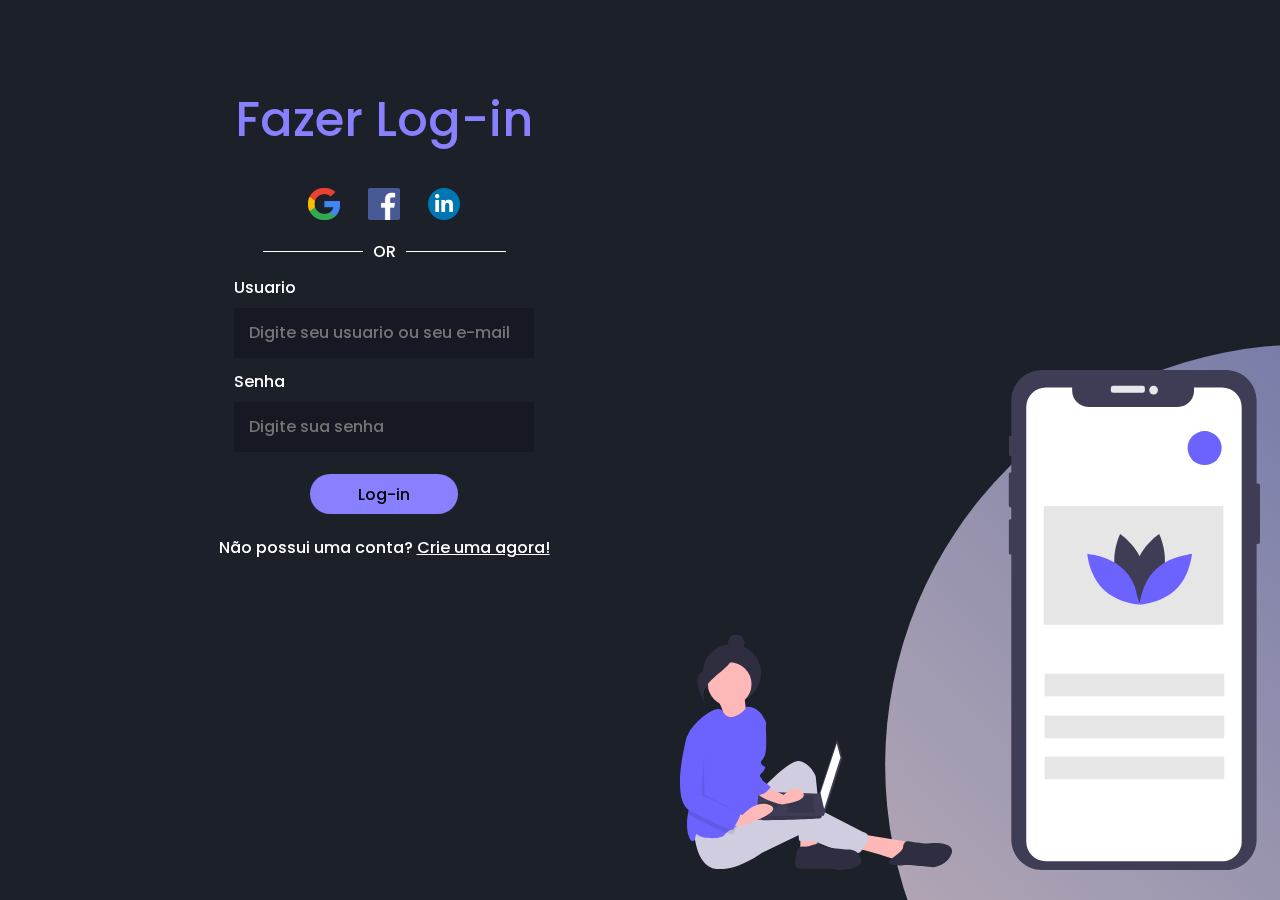
<file: index.html>
<!DOCTYPE html>
<html lang="pt-br">
	<head>
		<meta charset="UTF-8" />
		<meta http-equiv="X-UA-Compatible" content="IE=edge" />
		<meta name="viewport" content="width=device-width, initial-scale=1.0" />
		<title>Log-in</title>
		<link rel="shortcut icon" href="" type="image/x-icon" />
		<link rel="stylesheet" href="./sass/style.css" />
	</head>
	<body>
		<main>
			<div class="login-area">
				<h1>Fazer Log-in</h1>
				<div class="auto">
					<a><img src="./src/google.png" alt="Google Logo" /></a>
					<a><img src="./src/facebook.png" alt="Facebook Logo" /></a>
					<a><img src="./src/linkedin.png" alt="Linkedin Logo" /></a>
				</div>
				<div class="alternative">OR</div>
				<div class="manual">
					<form action="">
						<label for="input-user">
							<span>Usuario</span>
							<input
								type="text"
								name="User"
								id="input-user"
								placeholder="Digite seu usuario ou seu e-mail"
							/>
						</label>
						<label for="input-password">
							<span>Senha</span>
							<input
								type="password"
								name="Password"
								id="input-password"
								placeholder="Digite sua senha"
							/>
						</label>
						<button type="submit" id="login-button">Log-in</button>
					</form>
				</div>
				<p>
					Não possui uma conta?
					<a href="./register.html">Crie uma agora!</a>
				</p>
			</div>
			<div class="background-decoration">
				<img src="./src/mobile.svg" alt="Background Decoration" />
				<div class="circle"></div>
			</div>
		</main>
	</body>
</html>
</file>
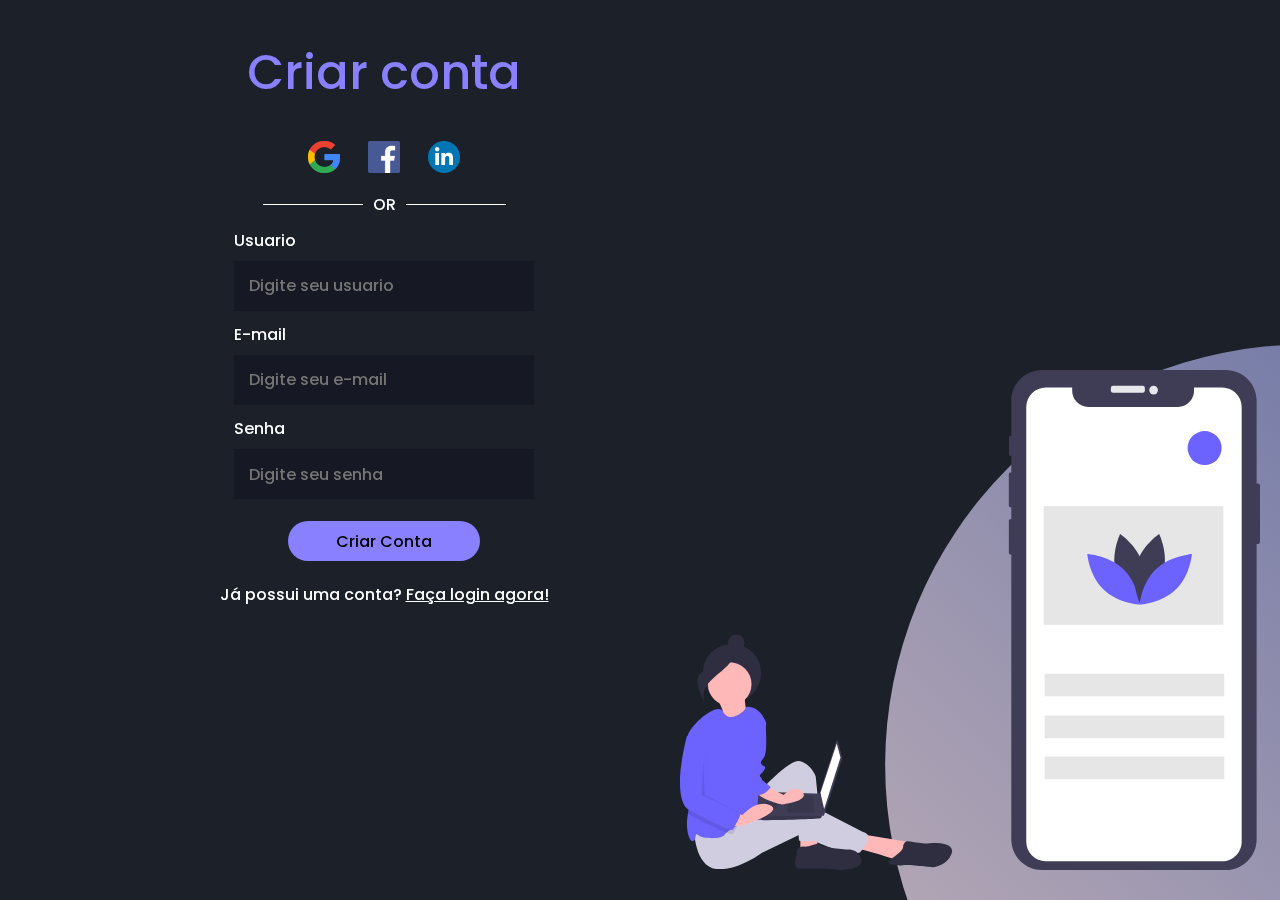
<file: register.html>
<!DOCTYPE html>
<html lang="pt-br">
	<head>
		<meta charset="UTF-8" />
		<meta http-equiv="X-UA-Compatible" content="IE=edge" />
		<meta name="viewport" content="width=device-width, initial-scale=1.0" />
		<title>Resgistrar</title>
		<link rel="shortcut icon" href="" type="image/x-icon" />
		<link rel="stylesheet" href="./sass/style.css" />
	</head>
	<body>
		<main>
			<div class="login-area">
				<h1>Criar conta</h1>
				<div class="auto">
					<a><img src="./src/google.png" alt="Google Logo" /></a>
					<a><img src="./src/facebook.png" alt="Facebook Logo" /></a>
					<a><img src="./src/linkedin.png" alt="Linkedin Logo" /></a>
				</div>
				<div class="alternative">OR</div>
				<div class="manual">
					<form action="">
						<label for="input-user">
							<span>Usuario</span>
							<input
								type="text"
								name="User"
								id="input-user"
								placeholder="Digite seu usuario"
							/>
						</label>
						<label for="input-email">
							<span>E-mail</span>
							<input
								type="email"
								name="Email"
								id="input-email"
								placeholder="Digite seu e-mail"
							/>
						</label>
						<label for="input-password">
							<span>Senha</span>
							<input
								type="password"
								name="Password"
								id="input-password"
								placeholder="Digite seu senha"
							/>
						</label>
						<button type="submit" id="login-button">
							Criar Conta
						</button>
					</form>
				</div>
				<p>
					Já possui uma conta?
					<a href="./index.html">Faça login agora!</a>
				</p>
			</div>
			<div class="background-decoration">
				<img src="./src/mobile.svg" alt="Background Decoration" />
				<div class="circle"></div>
			</div>
		</main>
	</body>
</html>
</file>
<file: sass/style.css>
@import url("https://fonts.googleapis.com/css2?family=Poppins:wght@100;200;300;400;500;600;700;800;900&display=swap");
* {
  margin: 0;
  padding: 0;
  border: 0;
  box-sizing: border-box;
  font-family: Poppins, sans-serif;
  font-weight: 500;
}

html {
  font-size: 62.5%;
}

html,
body {
  margin: 0;
  padding: 0;
  box-sizing: border-box;
  background: #1b2029;
  color: #fff;
  max-height: 100vh;
  height: 100%;
  overflow: hidden;
}

:root {
  --primary: #8880fe;
  --secondary: #8880fec7;
  --gradient: linear-gradient(45deg, #e8cbc0, #636fa4);
}

.login-area {
  width: 50vw;
  height: 100vh;
  display: flex;
  flex-direction: column;
  align-items: center;
  justify-content: center;
  position: fixed;
  top: 0;
}
.login-area * {
  font-size: 1.6rem;
}
.login-area h1 {
  color: #8880fe;
  font-size: 4.8rem;
  margin-bottom: 3.2rem;
}
.login-area .auto {
  letter-spacing: 24px;
}
.login-area .auto img {
  height: 32px;
}
.login-area .alternative {
  margin-top: 1.2rem;
  display: flex;
  flex-direction: row;
  align-items: center;
}
.login-area .alternative::before, .login-area .alternative::after {
  content: "";
  background: #fff;
  height: 1px;
  width: 100px;
}
.login-area .alternative::before {
  margin-right: 10px;
}
.login-area .alternative::after {
  margin-left: 10px;
}
.login-area .manual {
  display: flex;
  flex-direction: column;
}
.login-area .manual form {
  display: flex;
  flex-direction: column;
  align-items: center;
}
.login-area .manual form label {
  display: flex;
  flex-direction: column;
}
.login-area .manual form label span {
  margin-top: 1.12rem;
  margin-bottom: 0.8rem;
}
.login-area .manual form #input-user,
.login-area .manual form #input-password,
.login-area .manual form #input-email {
  background-color: #161923;
  height: 50px;
  width: 300px;
  outline: none;
  color: #a6a6a6;
  font-size: 0.95rem;
  padding: 0 15px;
  font-size: 1.6rem;
}
.login-area .manual form #login-btn {
  background-color: #8880fe;
  height: 40px;
  border-radius: 30px;
  outline: none;
  transition: 0.2s ease-in-out;
  align-self: center;
  margin: 1.4rem 0 1.2rem 0;
}
.login-area .manual form #login-btn:hover {
  background-color: #8880feb2;
}
.login-area p a {
  color: #fff;
  transition: 0.1s ease-in-out;
}
.login-area p a:hover {
  color: var(--primary);
}

.background-decoration {
  width: -webkit-max-content;
  width: -moz-max-content;
  width: max-content;
  max-width: 50vw;
  align-self: flex-end;
  padding: 0 30px 0 0;
  height: 100vh;
}
.background-decoration img {
  height: 55rem;
  position: fixed;
  right: 20px;
  bottom: 30px;
  z-index: 1;
}
.background-decoration .circle {
  position: absolute;
  height: 100vh;
  width: 100vw;
  background: var(--gradient);
  top: 0;
  left: 0;
  -webkit-clip-path: circle(40% at 102% 85%);
          clip-path: circle(40% at 102% 85%);
}

#login-button {
  background-color: #8880fe;
  height: 40px;
  border-radius: 30px;
  outline: none;
  transition: 0.2s ease-in-out;
  margin: 2.24rem 0 2.1rem;
  cursor: pointer;
  padding: 0 4.8rem;
}
#login-button:hover {
  background-color: #8880feb2;
}

@media (max-width: 1400px) {
  .background-decoration img {
    height: 50rem;
  }
  .background-decoration .circle {
    -webkit-clip-path: circle(38% at 102% 85%);
            clip-path: circle(38% at 102% 85%);
  }
}
@media (max-width: 1124px) {
  html {
    font-size: 60%;
  }

  .background-decoration img {
    height: 45rem;
  }
}
@media (max-width: 768px), (max-height: 1024px) {
  .login-area {
    padding-bottom: 256px;
    margin-left: 64px;
  }
}
@media (max-width: 414px) {
  html {
    font-size: 63.3%;
  }

  .login-area {
    padding: 0;
    margin: 0;
    width: 100vw;
  }

  .background-decoration {
    display: none;
  }
}/*# sourceMappingURL=style.css.map */
</file>
